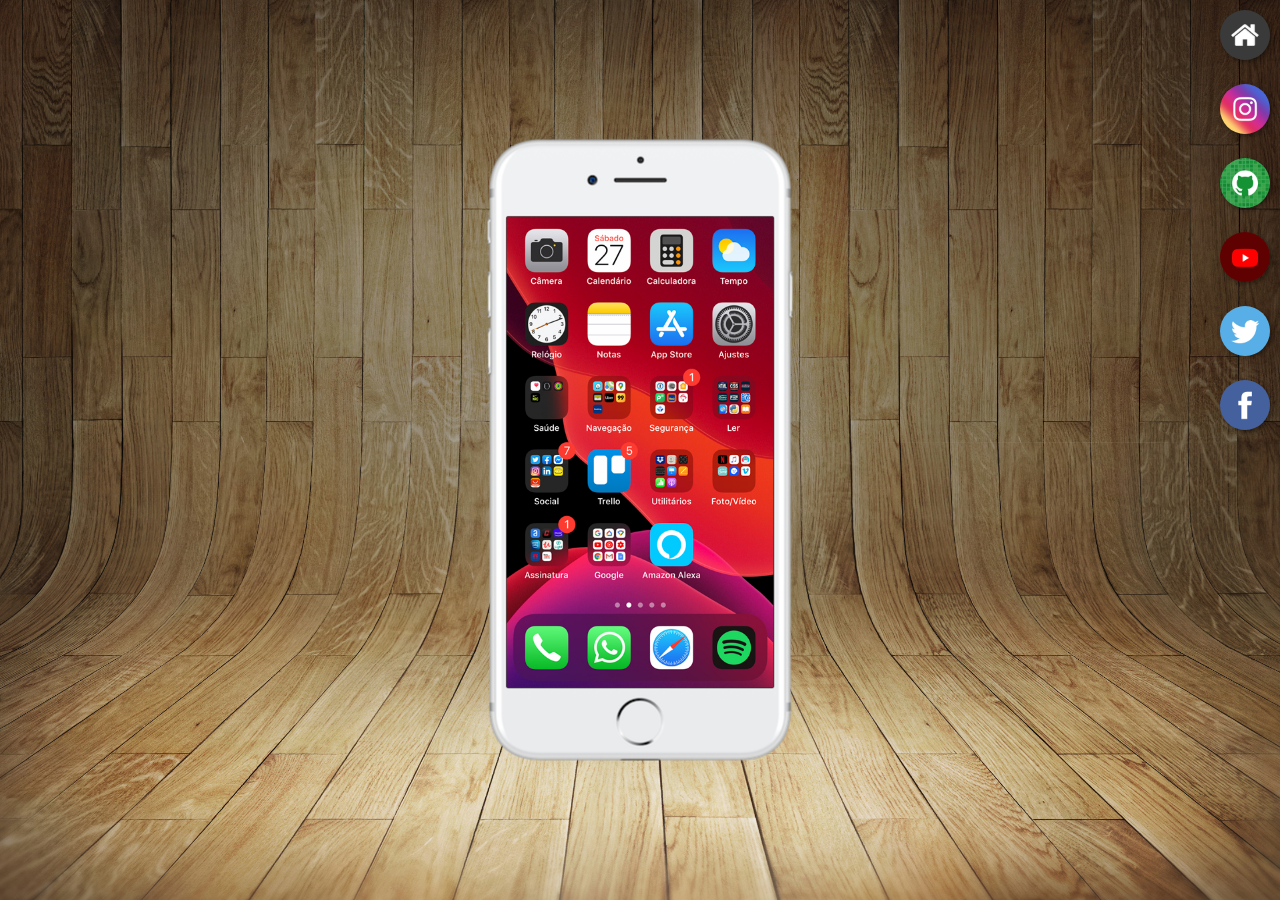
<file: index.html>
<!DOCTYPE html>
<html lang="pt-br">
<head>
    <meta charset="UTF-8">
    <meta name="viewport" content="width=device-width, initial-scale=1.0">
    <link rel="shortcut icon" href="favicon.ico" type="image/x-icon">
    <link rel="stylesheet" href="estilos/style.css">
    <title>Projeto Redes Sociais</title>
</head>
<body>
    <main>
        <section id="telefone">
            <iframe src="home.html" name="tela" id="tela"  frameborder="0"></iframe>
        </section>
        <section id="redes-sociais">
            <a href="home.html" target="tela"><img src="imagens/logo-home.jpg" alt="Home"></a><br>
            <a href="instagram.html" target="tela"><img src="imagens/logo-instagram.jpg" alt="Instagram"></a><br>
            <a href="github.html" target="tela"><img src="imagens/logo-github.jpg" alt="Github"></a><br>
            <a href="youtube.html" target="tela"><img src="imagens/logo-youtube.jpg" alt="Youtube"></a><br>
            <a href="twitter.html" target="tela"><img src="imagens/logo-twitter.jpg" alt="Twitter"></a><br>
            <a href="facebook.html" target="tela"><img src="imagens/logo-facebook.jpg" alt="Facebook"></a>
        </section>
    </main>
</body>
</html>
</file>
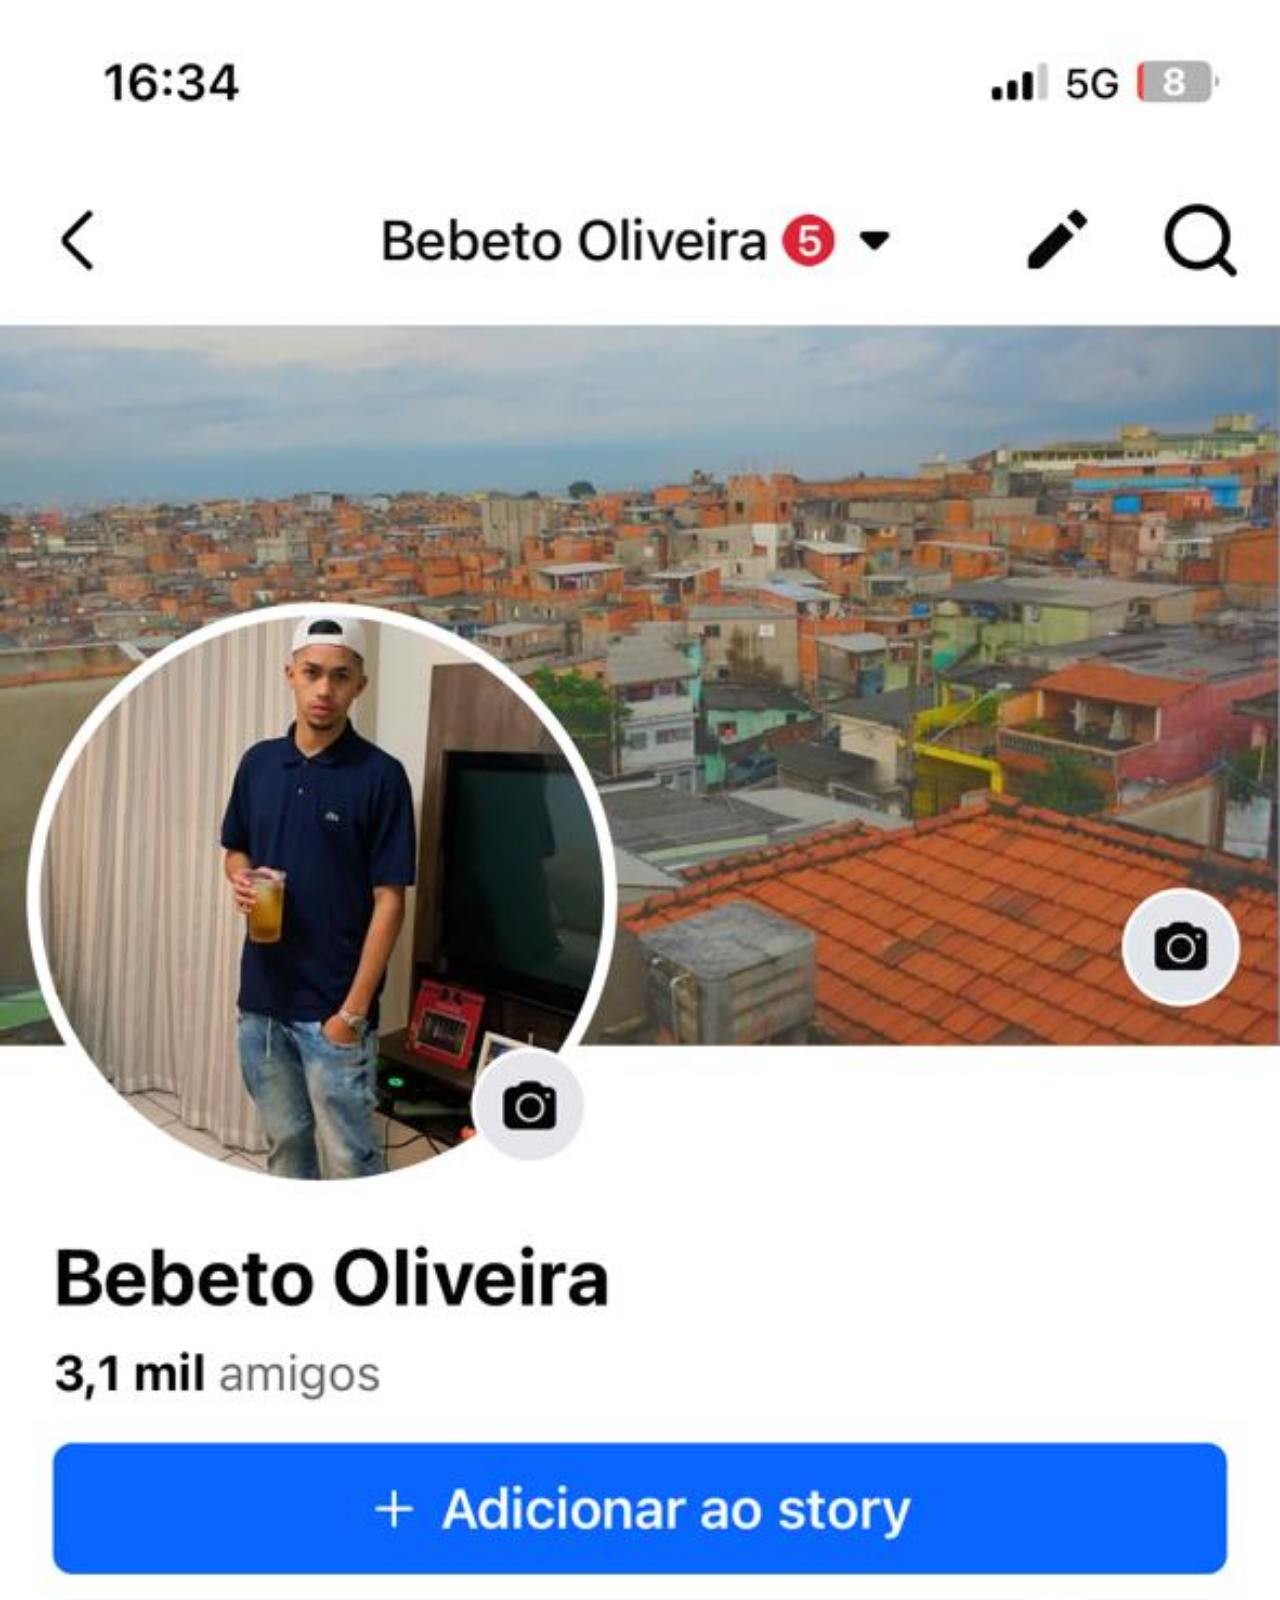
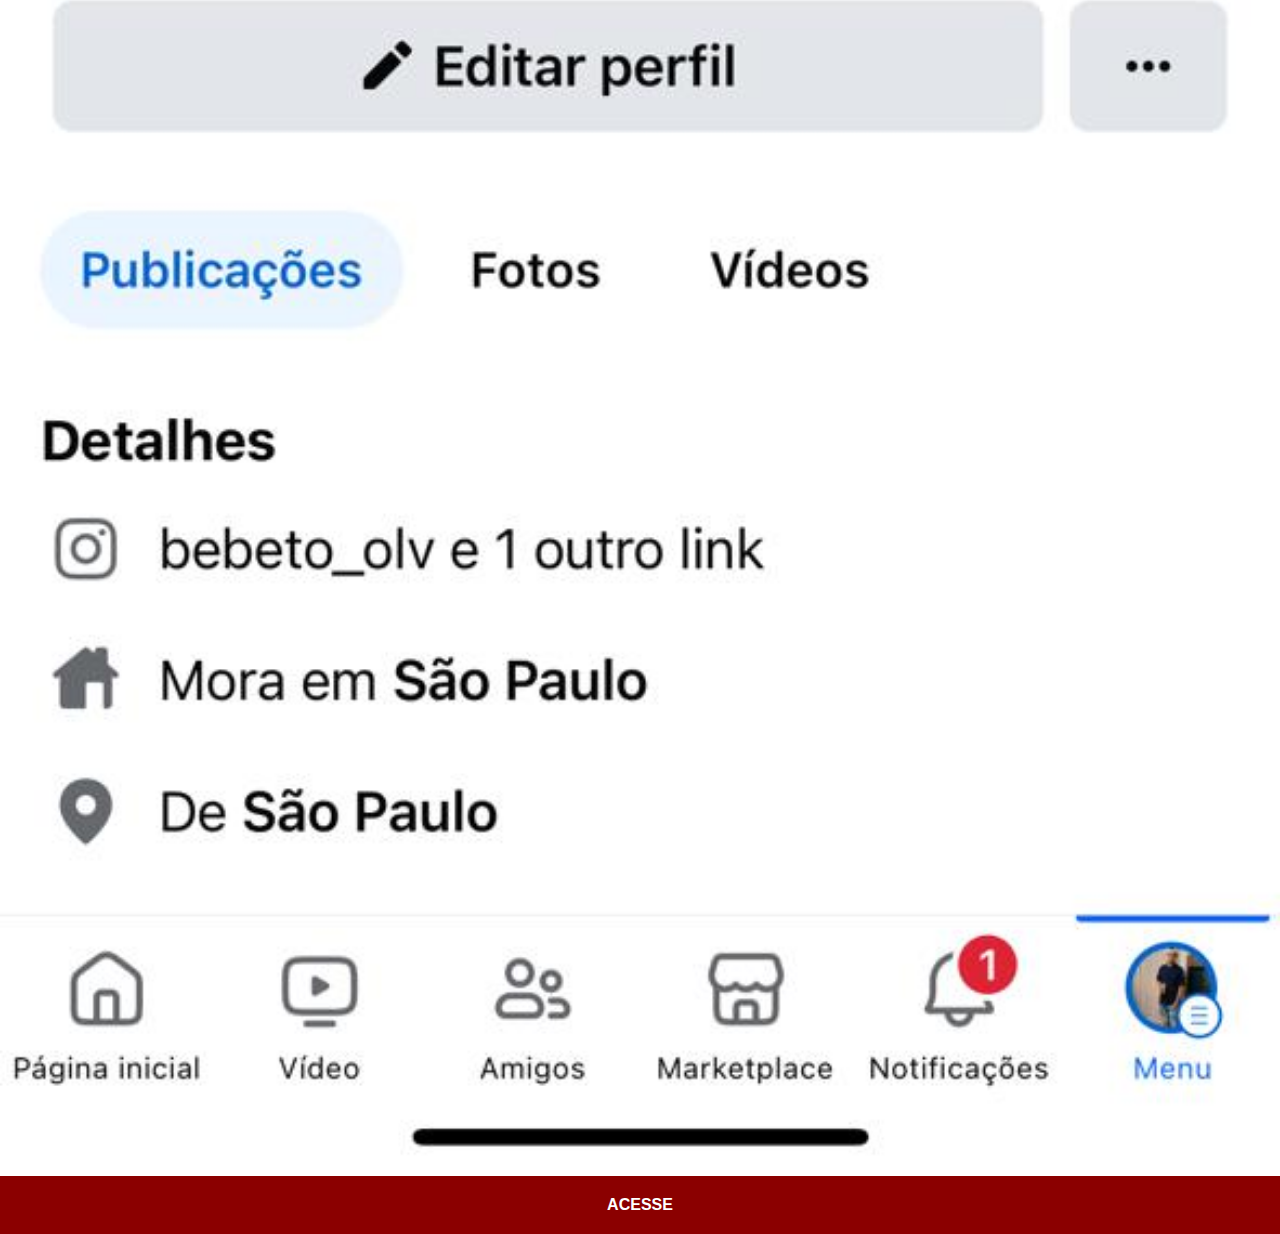
<file: facebook.html>
<!DOCTYPE html>
<html lang="pt-br">
<head>
    <meta charset="UTF-8">
    <meta name="viewport" content="width=device-width, initial-scale=1.0">
    <title>Facebook</title><link rel="stylesheet" href="estilos/social.css">
</head>
<body>
    <img src="imagens/img-facebook.jpg" alt="facebook">
    <a href="#" target="_blank">ACESSE</a>
</body>
</html>
</file>
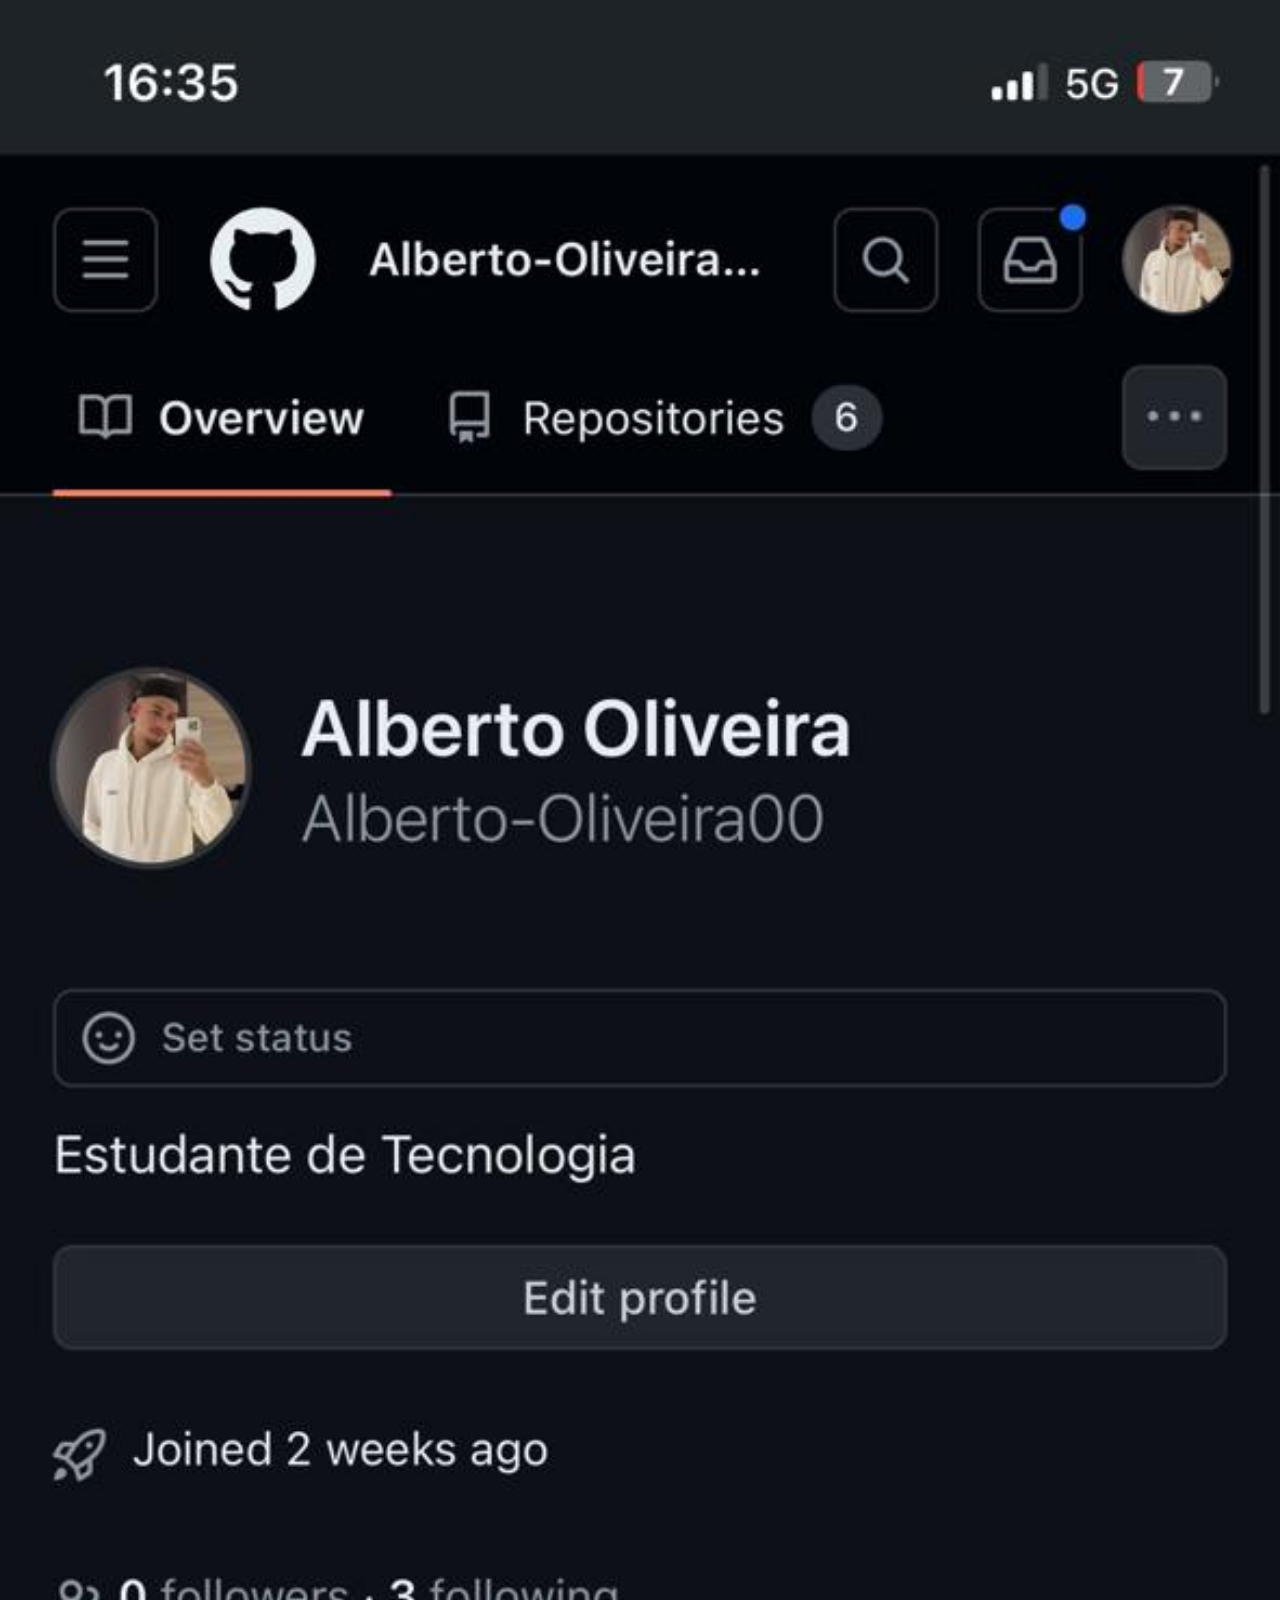
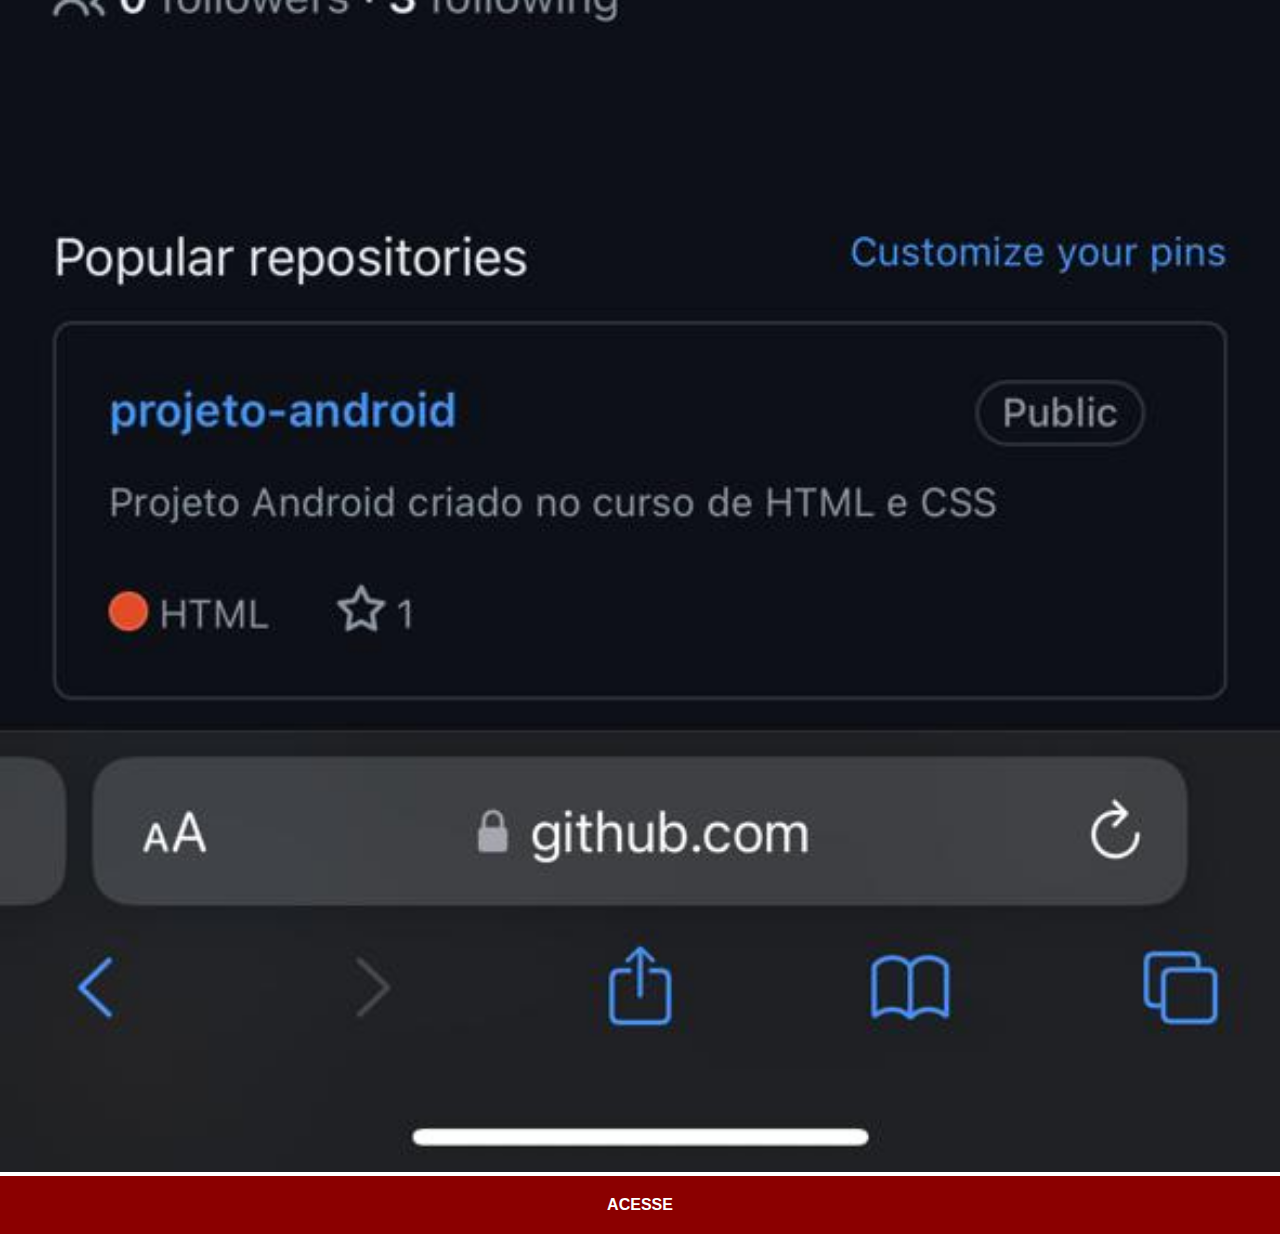
<file: github.html>
<!DOCTYPE html>
<html lang="en">
<head>
    <meta charset="UTF-8">
    <meta name="viewport" content="width=device-width, initial-scale=1.0">
    <title>GitHub</title>
    <link rel="stylesheet" href="estilos/social.css">
</head>
<body>
    <img src="imagens/img-github.jpg" alt="GitHub">
    <a href="https://github.com/Alberto-Oliveira00" target="_blank">ACESSE</a>
</body>
</html>
</file>
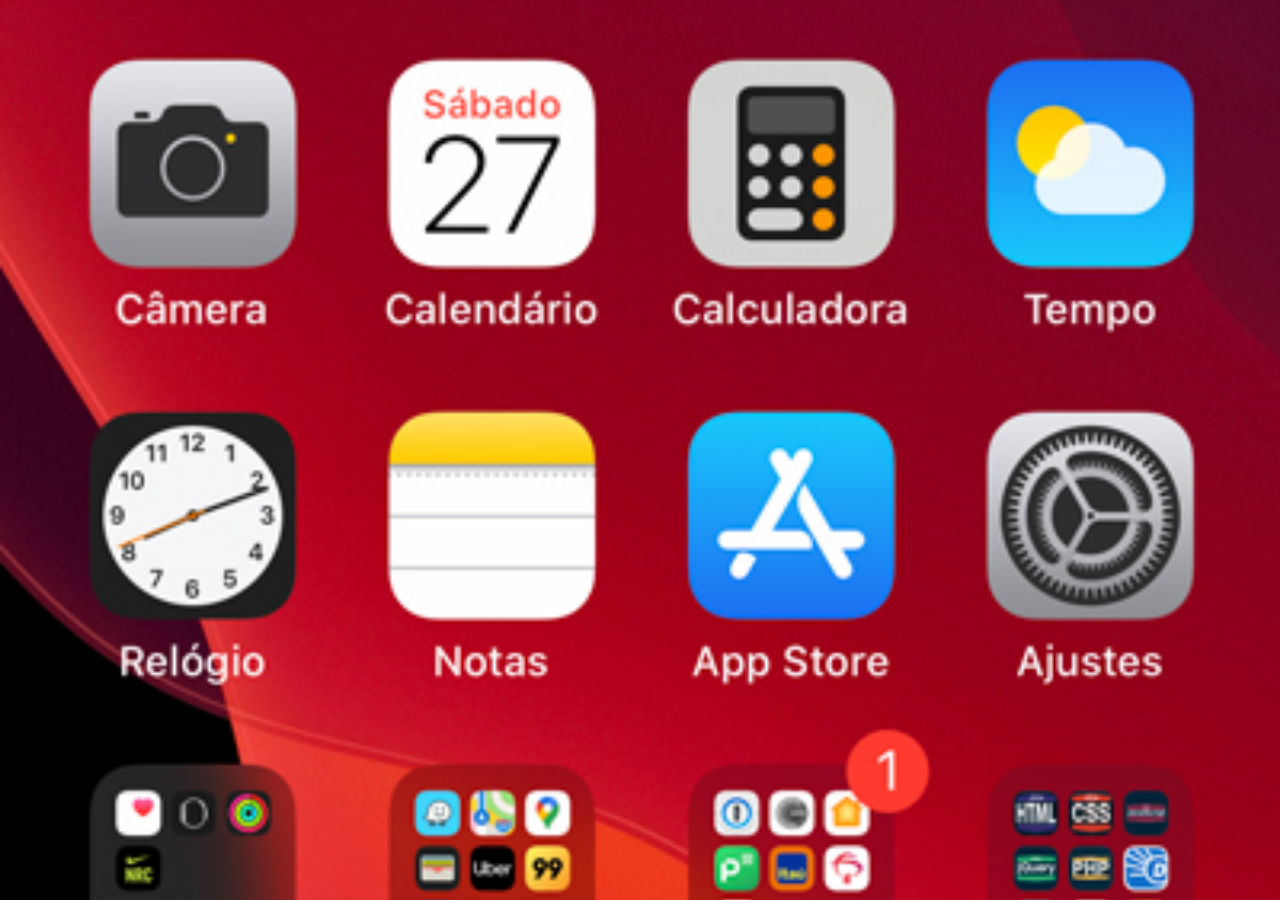
<file: home.html>
<!DOCTYPE html>
<html lang="pt-br">
<head>
    <meta charset="UTF-8">
    <meta name="viewport" content="width=device-width, initial-scale=1.0">
    <title>Home</title>
    <style>
        * {
            margin: 0px;
            padding: 0px;
        }

        body {
            width: 100vw;
            height: 100vh;
            background: black url('imagens/tela-home.jpg') no-repeat top center;
            background-size: cover;
        }
    </style>
</head>
<body>
    
</body>
</html>
</file>
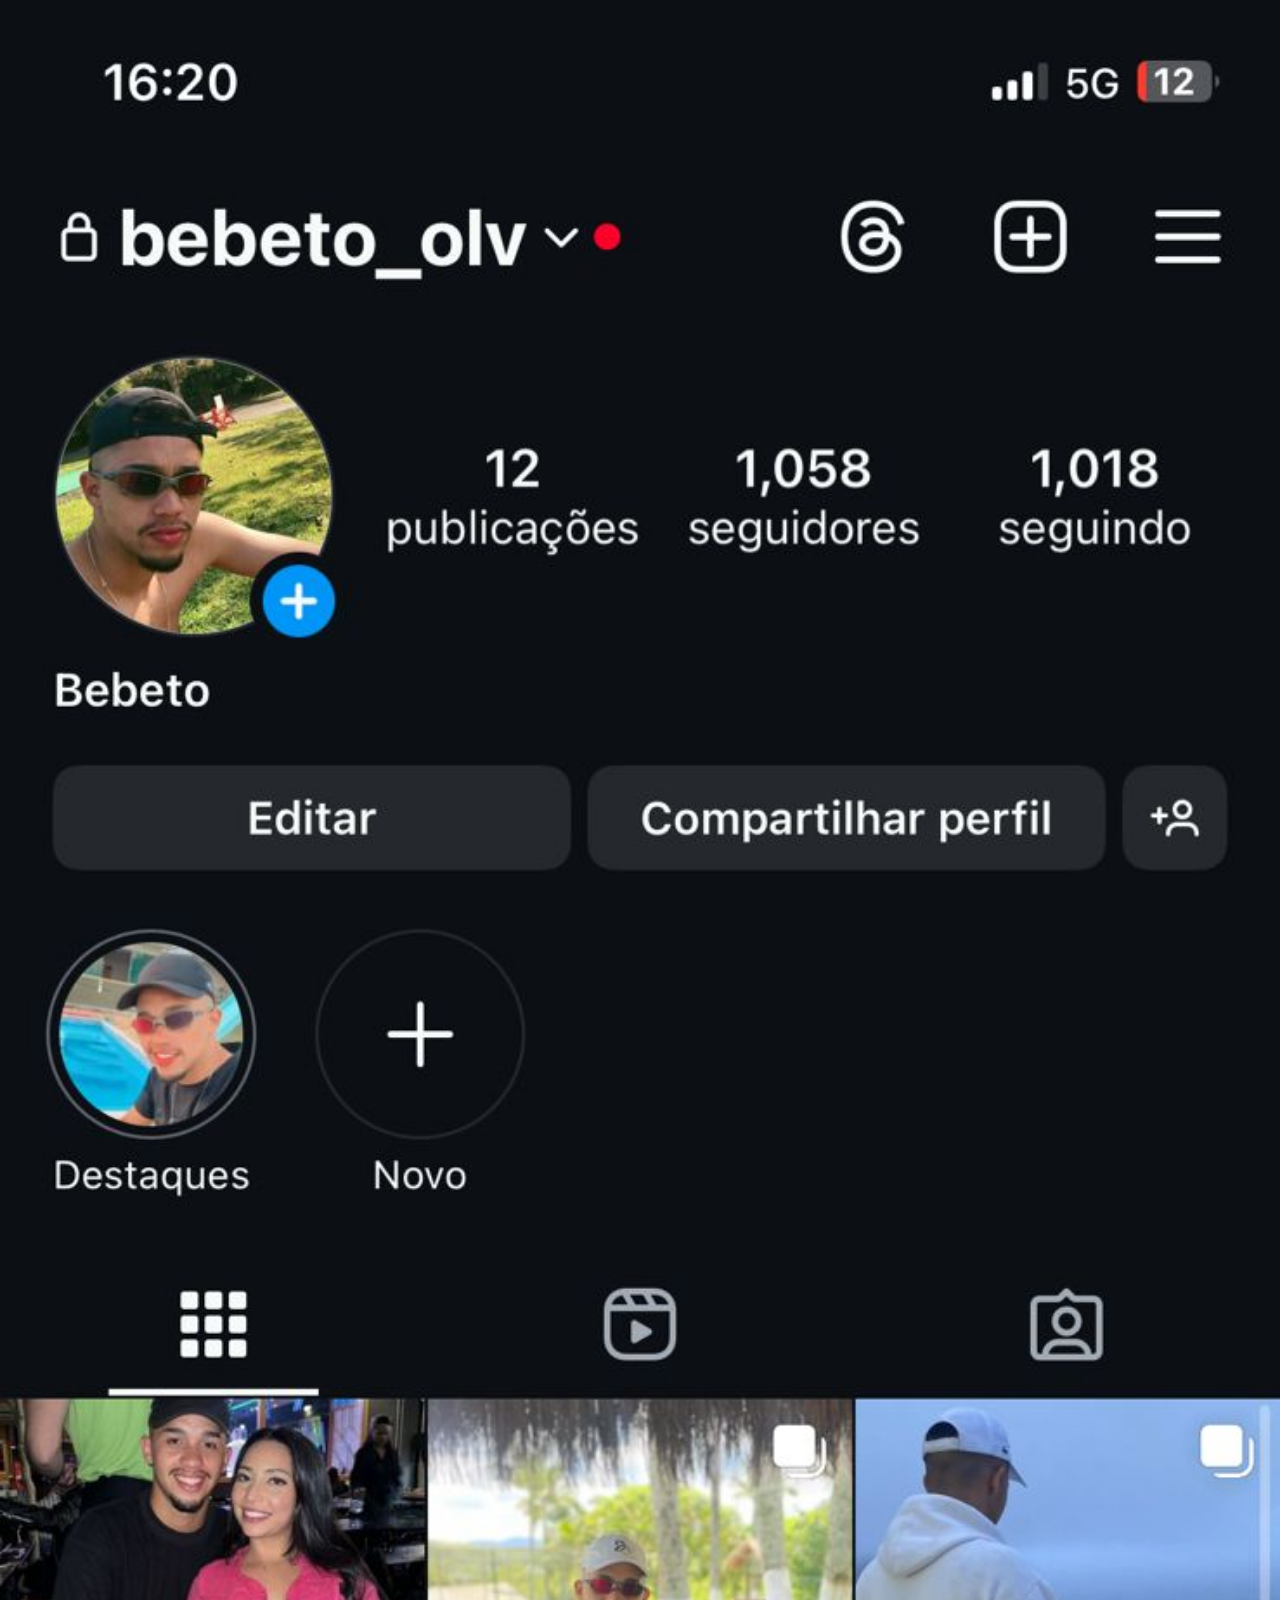
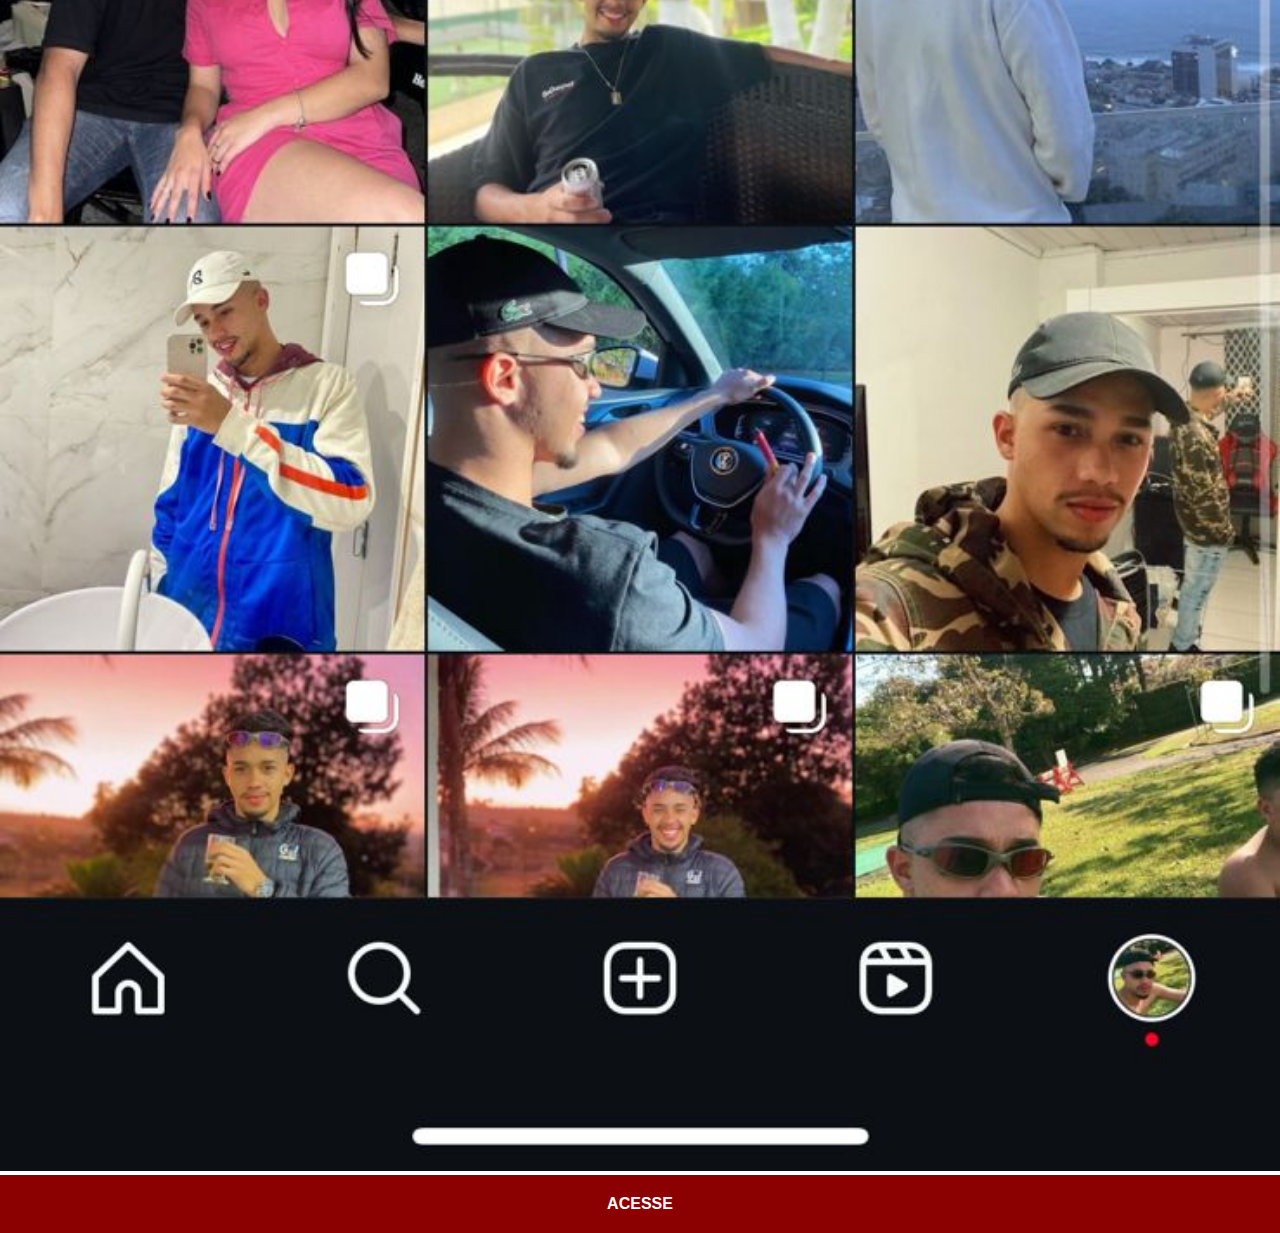
<file: instagram.html>
<!DOCTYPE html>
<html lang="pt-br">
<head>
    <meta charset="UTF-8">
    <meta name="viewport" content="width=device-width, initial-scale=1.0">
    <title>Instagram</title>
    <link rel="stylesheet" href="estilos/social.css">
</head>
<body>
    <img src="imagens/img-insta.jpg" alt="Instagram">
    <a href="https://www.instagram.com/bebeto_olv/?igsh=aDVnbWQyZm54NXBt&utm_source=qr" target="_blank">ACESSE</a>
</body>
</html>
</file>
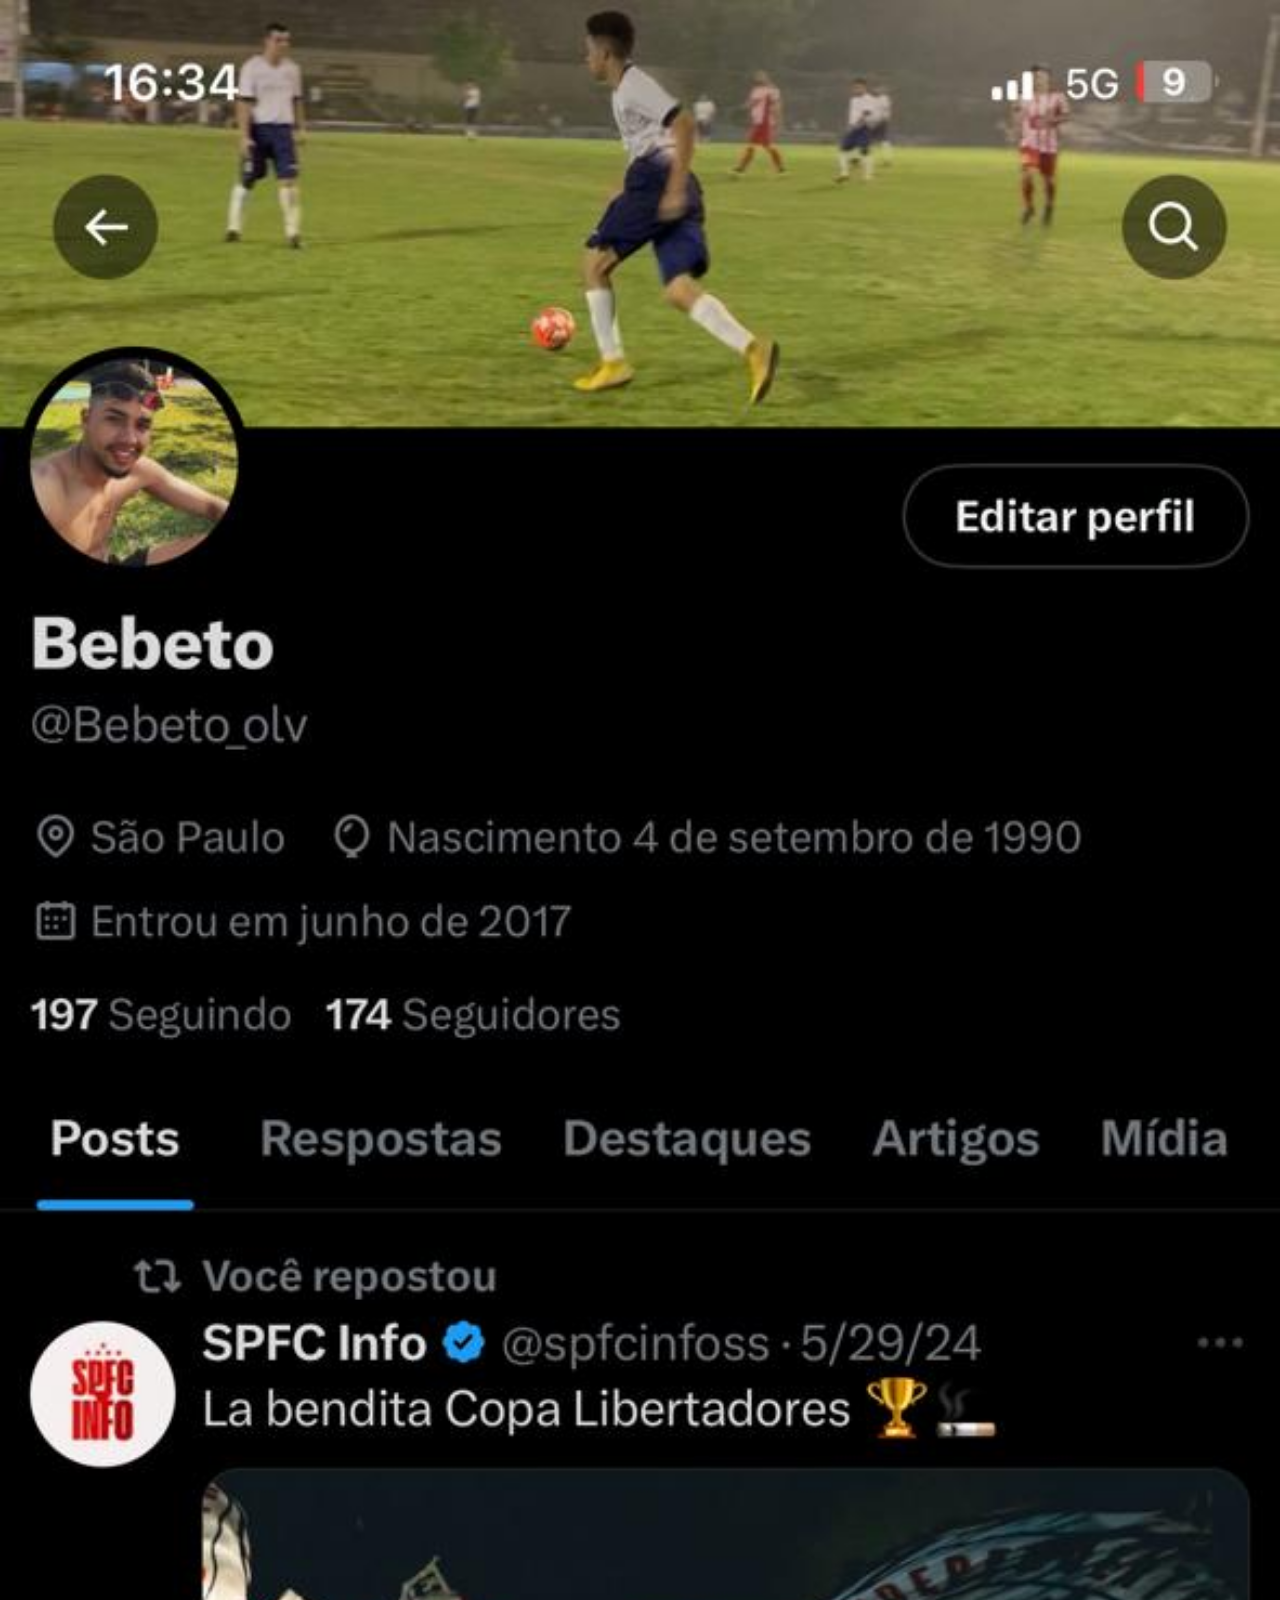
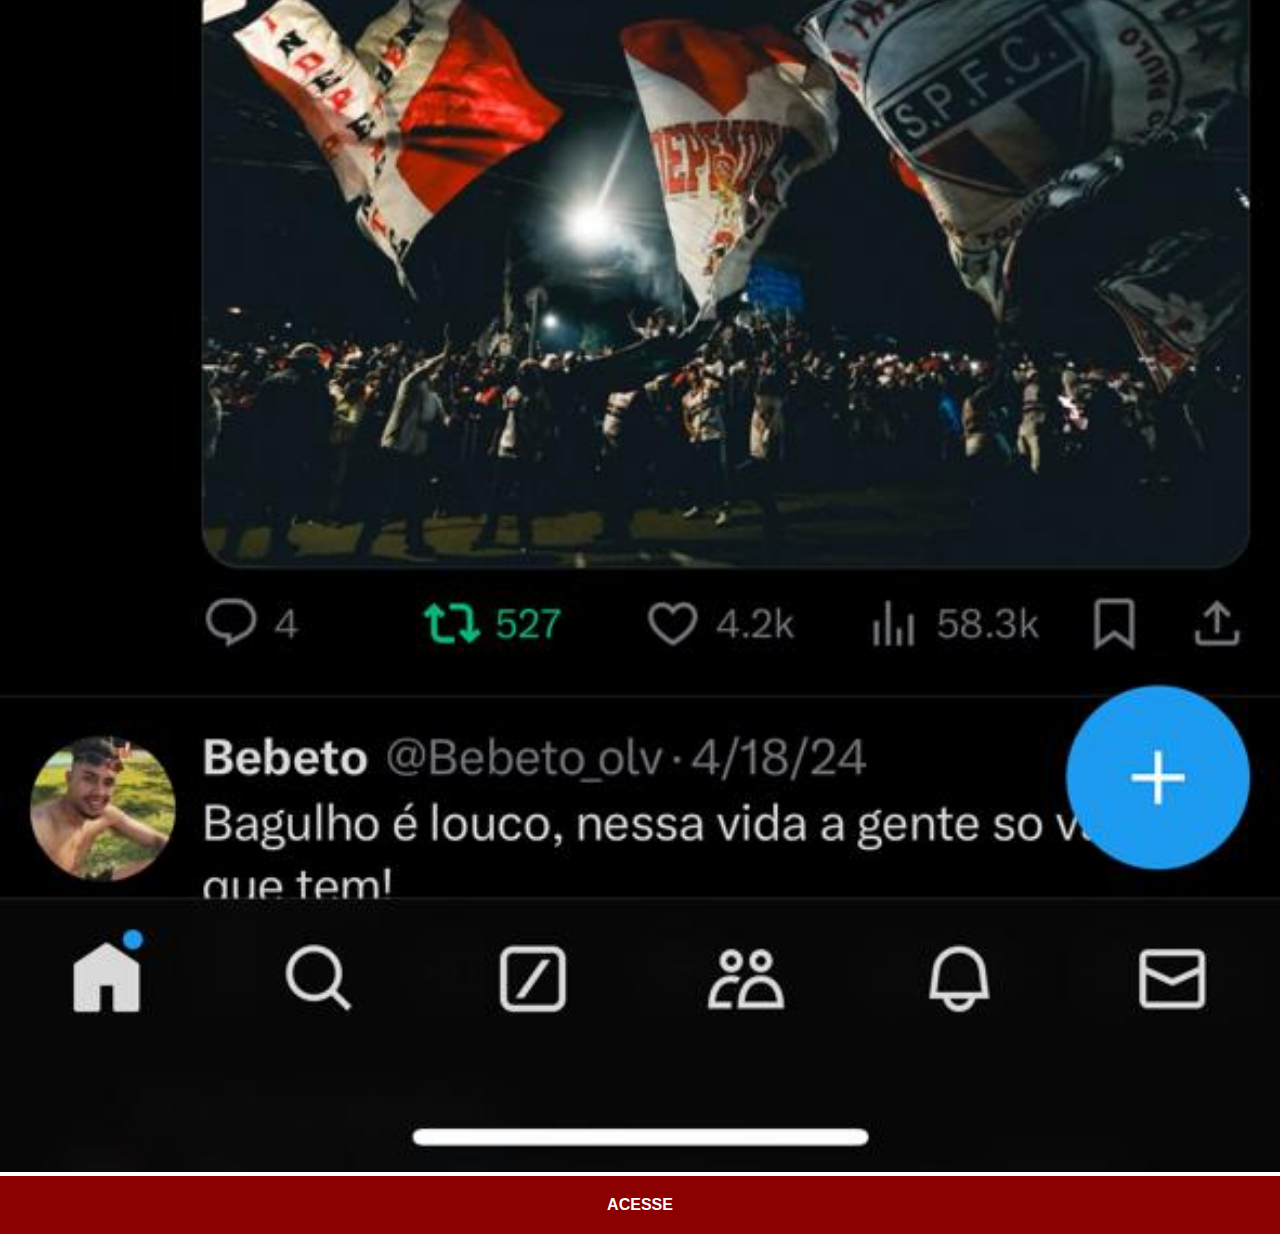
<file: twitter.html>
<!DOCTYPE html>
<html lang="pt-br">
<head>
    <meta charset="UTF-8">
    <meta name="viewport" content="width=device-width, initial-scale=1.0">
    <title>Twitter</title>
    <link rel="stylesheet" href="estilos/social.css">
</head>
<body>
    <img src="imagens/img-tt.jpg" alt="Twitter">
    <a href="#" target="_blank">ACESSE</a>
</body>
</html>
</file>
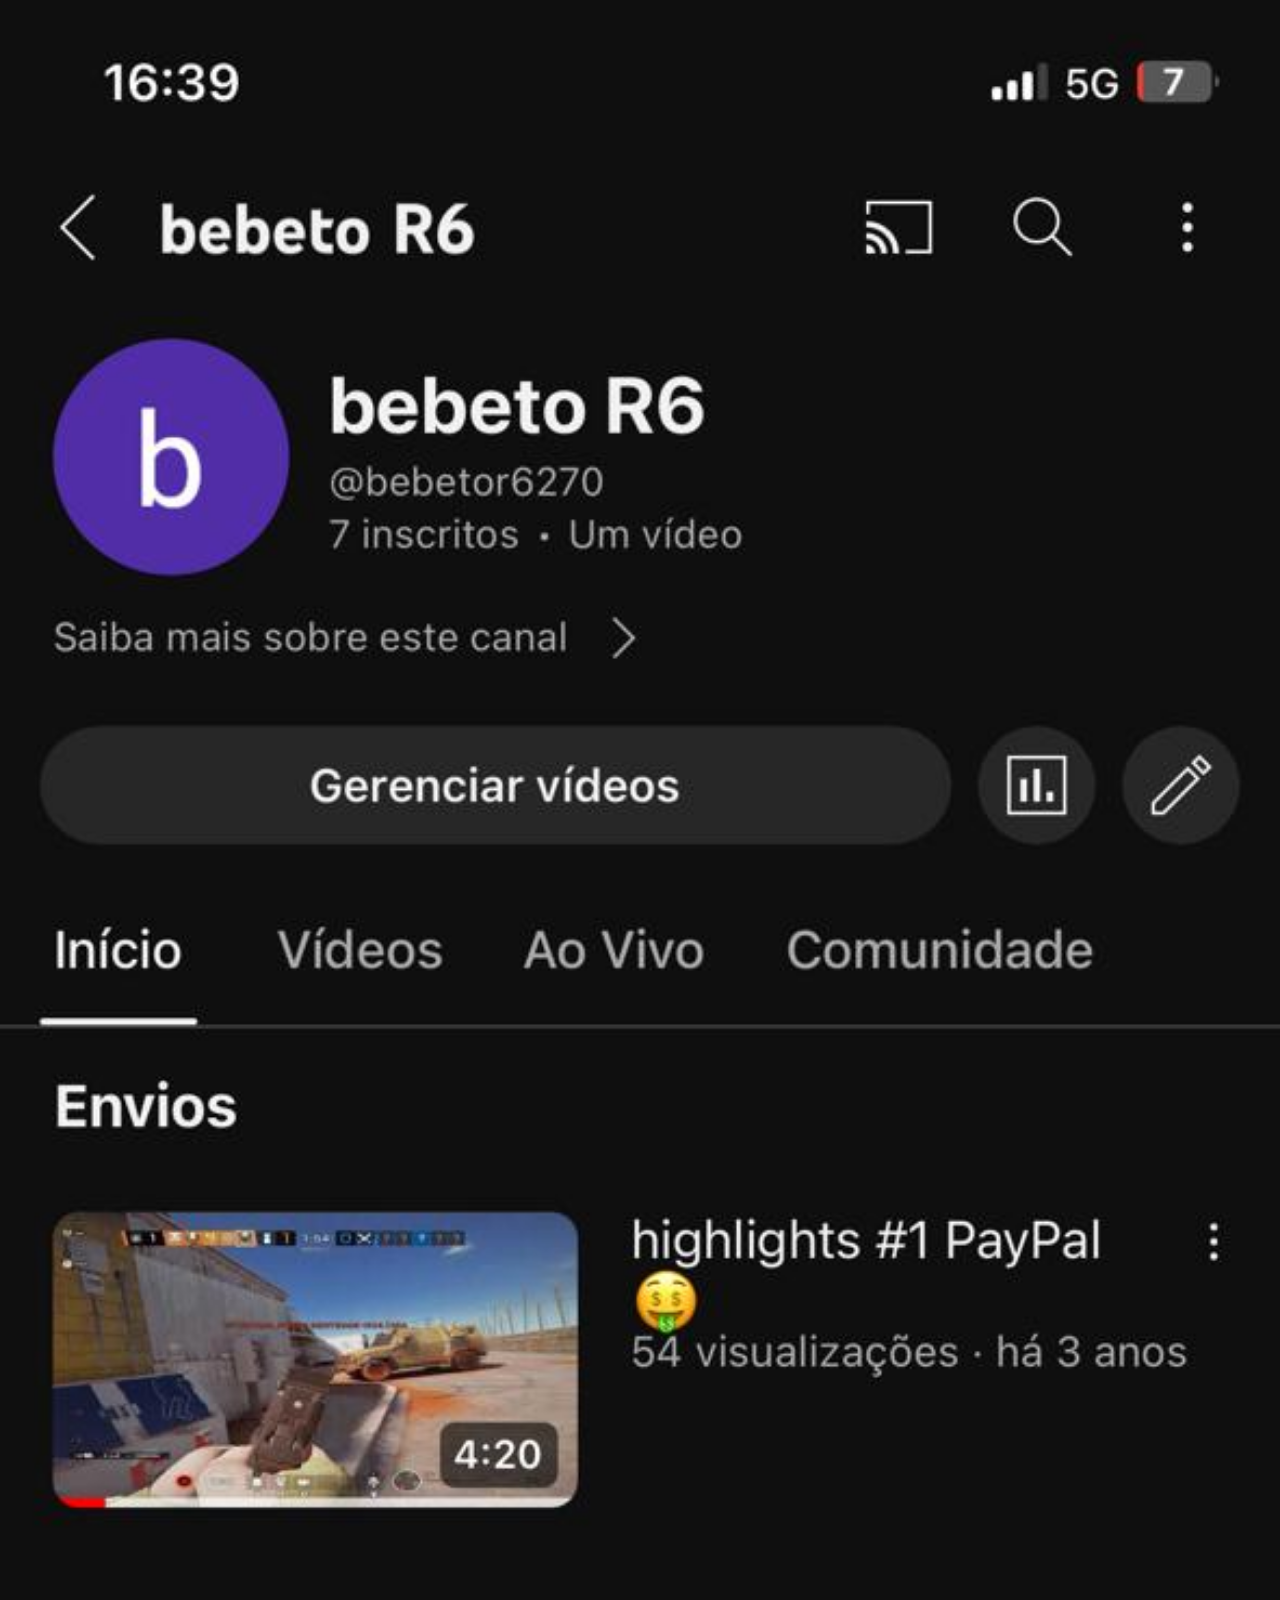
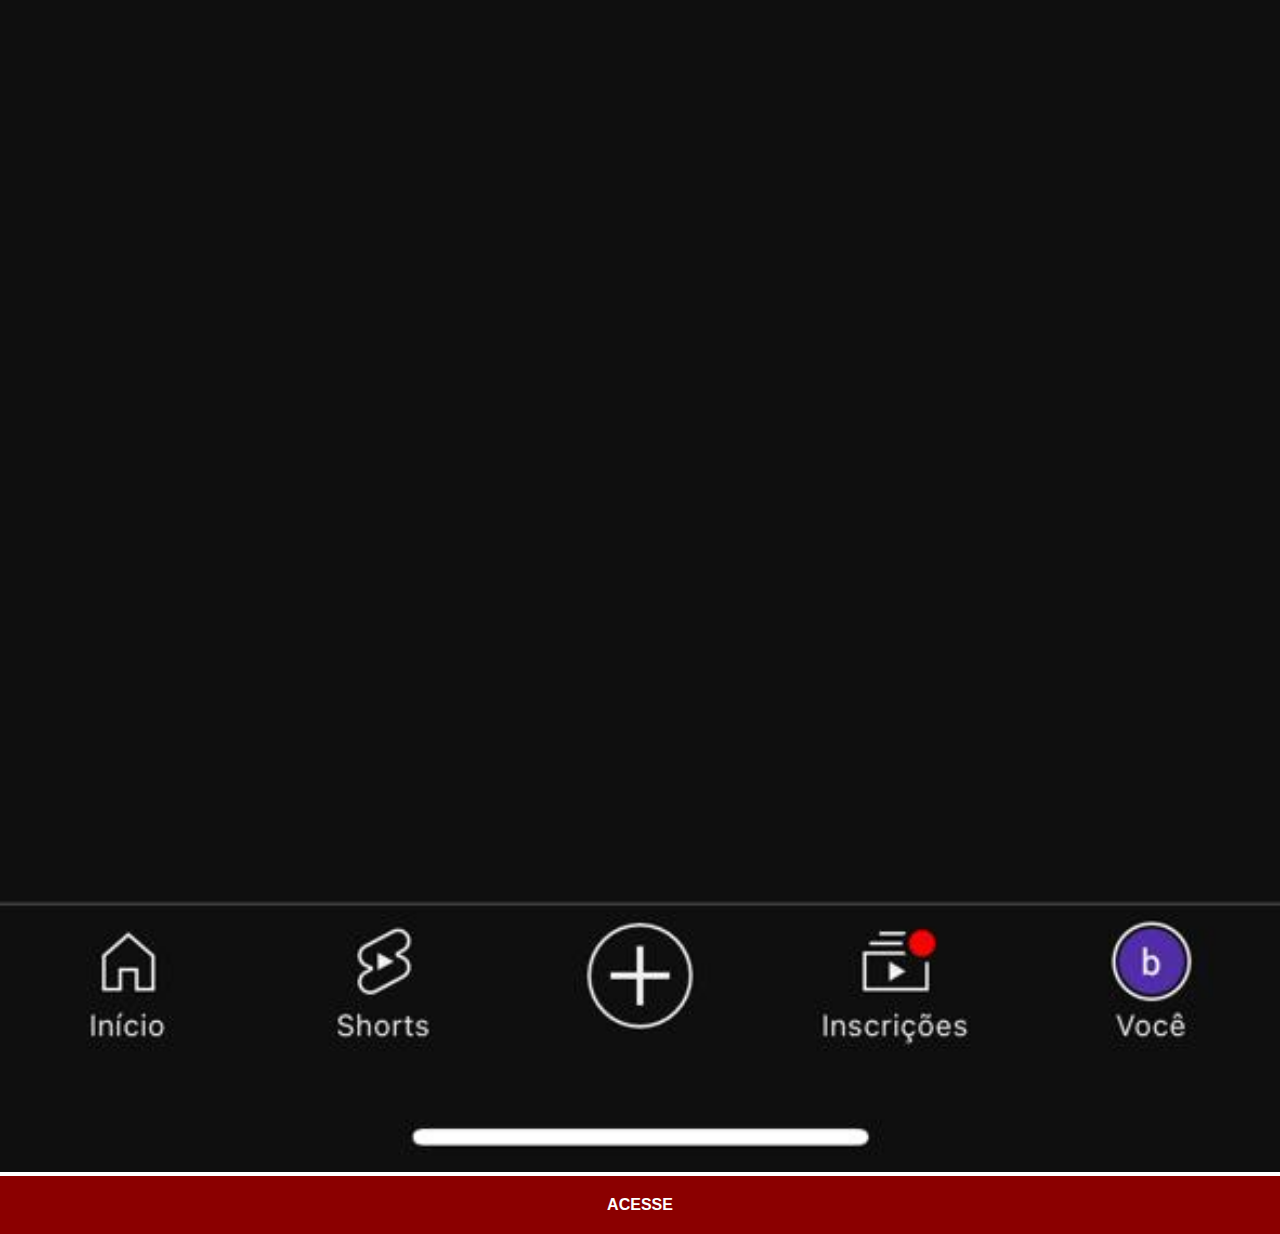
<file: youtube.html>
<!DOCTYPE html>
<html lang="pt-br">
<head>
    <meta charset="UTF-8">
    <meta name="viewport" content="width=device-width, initial-scale=1.0">
    <title>Youtube</title>
    <link rel="stylesheet" href="estilos/social.css">
</head>
<body>
    <img src="imagens/img-youtube.jpg" alt="Youtube">
    <a href="https://www.youtube.com/channel/UC8_n73oOVEbpJXfdev9m7QA" target="_blank">ACESSE</a>
</body>
</html>
</file>
<file: estilos/style.css>
@charset "UTF-8";

* {
    margin: 0px;
    padding: 0px;
    font-family: Arial, Helvetica, sans-serif;
}

html, body {
    height: 100vh;
    width: 100vw;
    background-color: black;
}

body {
    background: url('../imagens/fundo-madeira.jpg') no-repeat top center;
    background-size: cover;
    background-attachment: fixed;
}
main {
    height: 100vh;
    position: relative;;
}

section#telefone {
    position: absolute;
    top: 50%;
    left: 50%;
    transform: translate(-50%, -50%);

    height: 627px;
    width: 311px;
    background-color: blue;
    background: url('../imagens/frame-iphone.png') no-repeat;

}

iframe#tela {
    position: relative;
    top: 80px;
    left: 22px;
    width: 267px;
    height: 471px;
}

section#redes-sociais {
    text-align: right;
}
section#redes-sociais img {
    width: 50px;
    margin: 10px;
    border-radius: 50%;
    box-shadow: 2px 2px 5px rgba(0, 0, 0, 0.400);
    box-sizing: border-box;
}
section#redes-sociais img:hover {
    border: 2px solid rgba(255, 255, 255, 0.596);
    transform: translate(-3px, -3px);
    box-shadow: 5px 5px 10px black;
    transition: transform 0.5s, border 1s;
}
</file>
<file: estilos/social.css>
@charset "UTF-8";

* {
    margin: 0px;
    padding: 0px;
    font-family: Arial, Helvetica, sans-serif;
}

::-webkit-scrollbar {
    width: 0px;
    height: 0px;
}
img {
    width: 100vw;

}
a {
    display: block;
    background-color: darkred;
    padding: 20px;
    color: white;
    text-align: center;
    font-weight: bolder;
    text-decoration: none;
}
a:hover {
    background-color: red;
}
</file>
